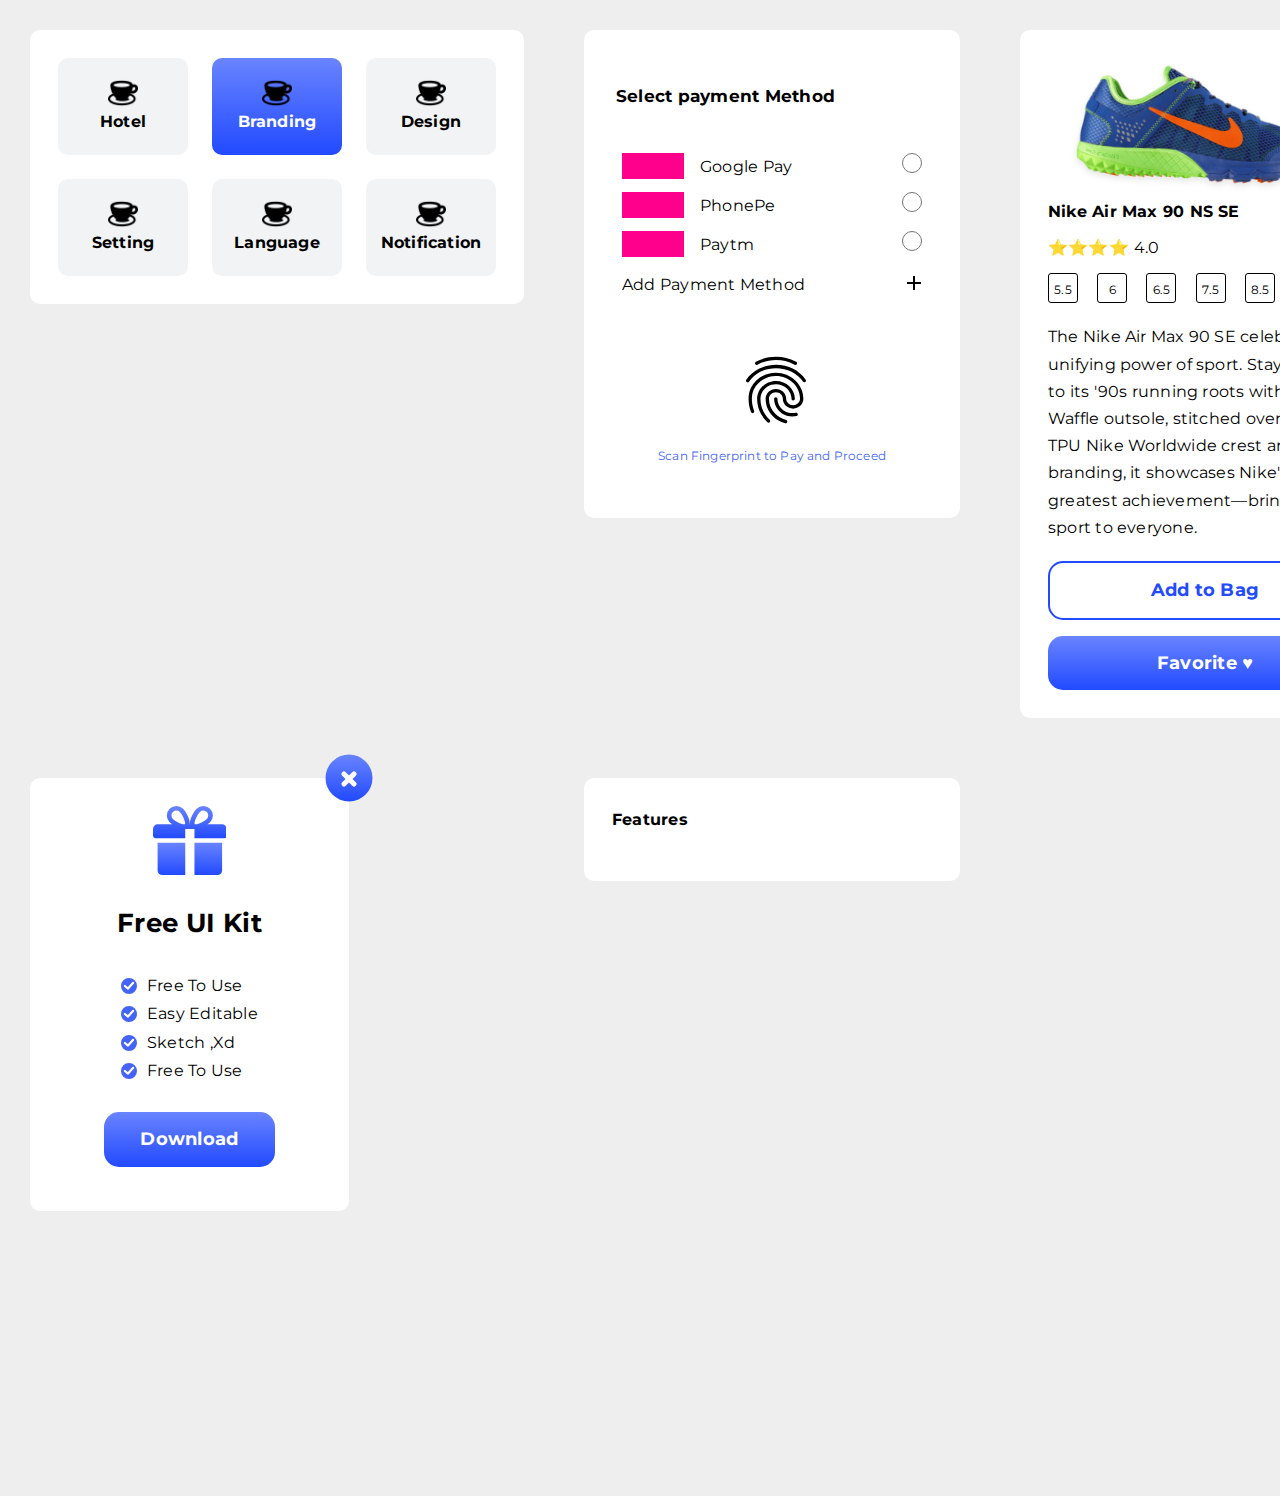
<file: Blue UI Kit/index.html>
<!DOCTYPE html>
<html lang="en">
<head>
  <meta charset="UTF-8">
  <meta name="viewport" content="width=device-width, initial-scale=1.0">
  <link href="https://fonts.googleapis.com/css2?family=Montserrat:wght@300;400;500;600&display=swap" rel="stylesheet">  
  <link rel="stylesheet" href="style.css">
  <title>Blue UI Kit</title>
</head>
<body>
  <div class="container">

    <nav class="card menu-card">
      <ul>
        <li >
          <a href="" id="hotel">
            <div class="menu-icon"></div>
            <span>hotel</span>
          </a>  
        </li>
        <li>
          <a href="" id="branding" class="now-menu">
            <div class="menu-icon"></div>
            <span>branding</span>
          </a>  
        </li>
        <li>
          <a href="" id="design">
            <div class="menu-icon"></div>
            <span>design</span>
          </a>  
        </li>
        <li>
          <a href="" id="setting">
            <div class="menu-icon"></div>
            <span>setting</span>
          </a>  
        </li>
        <li>
          <a href="" id="language">
            <div class="menu-icon"></div>
            <span>language</span>
          </a>  
        </li>
        <li>
          <a href="" id="notification">
            <div class="menu-icon"></div>
            <span>notification</span>
          </a>  
        </li>
      </ul>
    </nav>

    <div class="card payment">
      <h1>Select payment Method</h1>
      <form action="" id="paymentMethodForm">
        <label for="googlepay" class="form-item">
          <span>Google Pay</span>
          <input type="radio" name="payment" id="googlepay">
        </label>

        <label for="phonepe" class="form-item">
          <span>PhonePe</span>
          <input type="radio" name="payment" id="phonepe">
        </label>

        <label for="paytm" class="form-item">
          <span>Paytm</span>
          <input type="radio" name="payment" id="paytm">
        </label>

        <label for="addPaymentMethod" class="addPaymentMethod">
          <span>Add Payment Method</span>
          <button type="button" aria-label="add pay method button" id="btn-addPaymentMethod"></button>
        </label>
      </form>

      <p>
        Scan Fingerprint to Pay and Proceed
      </p>

    </div>

    <div class="card product-detail">
      <div class="product-img"></div>
      <h1>Nike Air Max 90 NS SE</h1>
      <div class="score-area" aria-label="consumer score">
        <em aria-label="score" class="score">4.0</em>
      </div>
      <form action="" id="choose-size" class="card-header">
        <ul>
          <li class="remove-radio-style blue-radio">
            <input type="radio" name="size" id="size-55">
            <label for="size-55">5.5</label>
          </li>

          <li class="remove-radio-style blue-radio">
            <input type="radio" name="size" id="size-6">
            <label for="size-6">6</label>
          </li>

          <li class="remove-radio-style blue-radio">
            <input type="radio" name="size" id="size-65">
            <label for="size-65" >6.5</label>
          </li>

          <li class="remove-radio-style blue-radio">
            <input type="radio" name="size" id="size-75">
            <label for="size-75" >7.5</label>
          </li>

          <li class="remove-radio-style blue-radio">
            <input type="radio" name="size" id="size-85">
            <label for="size-85" >8.5</label>
          </li>

        </ul>
      </form>
      <div class="card-content">
        <p>
          The Nike Air Max 90 SE celebrates the unifying power of sport. 
          Staying true to its '90s running roots with a rubber Waffle outsole, 
          stitched overlays and TPU  Nike Worldwide crest and branding, 
          it showcases Nike's greatest achievement—bringing sport to everyone.
        </p>
      </div>
      <div class="card-footer">
        <button class="btn btn-line">Add to Bag</button>
        <button class="btn btn-fill">Favorite ♥</button>
      </div>
    </div>

    <div class="card gift-card">
      <h1>Free UI Kit</h1>
      <button type="button" class="btn btn-fill btn-close"></button>
      <div class="card-content">
        <ul class="gift-content">
          <li>Free To Use</li>
          <li>Easy Editable</li>
          <li>Sketch ,Xd</li>
          <li>Free To Use</li>
        </ul>
      </div>
      <div class="card-footer">
        <button type="button" class="btn btn-fill btn-download">
          Download
        </button>
      </div>
      
    </div>

    <div class="card">
      <h1>Features</h1>
      <div class="category-area">
      </div>
      <div class="card-content">

      </div>
    </div>

  </div>
</body>
</html>
</file>
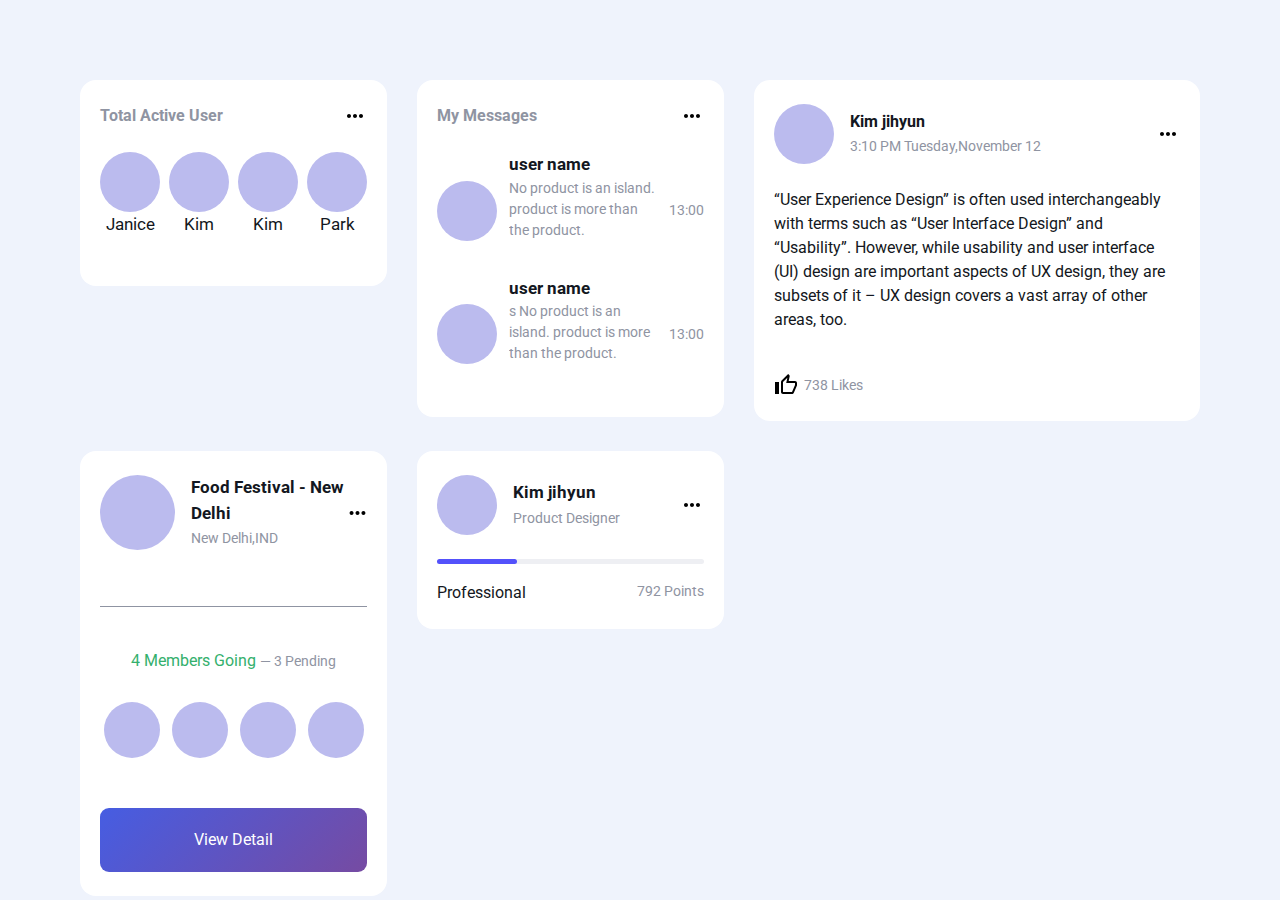
<file: Card UI Kit/index.html>
<!DOCTYPE html>
<html lang="en">
<head>
  <meta charset="UTF-8">
  <meta name="viewport" content="width=device-width, initial-scale=1.0">
  <link href="https://fonts.googleapis.com/css2?family=Roboto:wght@100;300;400;500;700&display=swap" rel="stylesheet">
  <link rel="stylesheet" href="style.css">
  <title>Card UI Kit</title>
</head>
<body>
  <div class="container">
    
    <div class="card total-active-users">
        <div class="card-header">
          <h1>Total Active User</h1>
          <button type="button" class="btn set-btn"></button>
        </div>
        
        <ul class="card-content">
    
          <li class="card-user">
            <div class="user-profile"></div>
            <span class="user-name">Janice</span>
          </li>
          
          <li class="card-user">
            <div class="user-profile"></div>
            <span class="user-name">Kim</span>
          </li>
          
          
          <li class="card-user">
            <div class="user-profile"></div>
            <span class="user-name">Kim</span>
          </li>
          
          <li class="card-user">
            <div class="user-profile"></div>
            <span class="user-name">Park</span>
          </li>
        </ul>
    </div> <!-- Total Active Users -->
    
    <div class="card message-list">
        <div class="card-header">
          <h1>My Messages</h1>
          <button type="button" class="btn set-btn"></button>
        </div>
        <div class="card-content">
          <ul>
    
            <li class="message-list-item">
              <div class="user-profile"></div>
              <div class="message-list-content">
                <h3 class="user-name">user name</h3>
                <P class="message-list-text">
                  No product is an island. product is more than the product.
                </P>
              </div>
              <span class="message-time additional-text">13:00</span>
            </li>
    
            <li class="message-list-item">
              <div class="user-profile"></div>
              <div class="message-list-content">
                <h3 class="user-name">user name</h3>
                <P class="message-list-text">s
                  No product is an island. product is more than the product.
                </P>
              </div>
              <span class="message-time additional-text">13:00</span>
            </li>
    
          </ul>
        </div>
    </div> <!-- message-list -->
    
    <div class="card sns-box">
        <div class="card-header">
          <div class="user-profile"></div>
          <div class="card-header-info">
            <h1 class="user-name">Kim jihyun</h1>
            <span class="sns-time additional-text">3:10 PM Tuesday,November 12</span>
          </div>
          <button type="button" class="btn set-btn"></button>
        </div>

        <div class="card-content">
          <p>
            “User Experience Design” is often used interchangeably with terms 
            such as “User Interface Design” and “Usability”. However, while 
            usability and user interface (UI) design are important aspects 
            of UX design, they are subsets of it – UX design covers a vast 
            array of other areas, too. </br></br>
          </p>
        </div>

        <div class="card-footer">
          <button type="button" class="btn like-btn"></button>
          <span class="like-count additional-text">
              738 Likes
          </span>
        </div>
    </div> <!-- sns-box -->
    
    <div class="card sns-recommend">
        <div class="card-header">
          <div class="user-profile"></div>
          <div class="card-header-info">
            <h1 class="user-name">Food Festival - New Delhi</h1>
            <span class="additional-text">New Delhi,IND</span>
          </div>
          <button type="button" class="btn set-btn">

          </button>
        </div>

        <div class="card-content">
            <p>
              <span class="recommend-num">
                4 Members Going
              </span>
              <span class="recommend-pending additional-text">
                — 3 Pending
              </span>
            </p>
            <div class="recommend-members">
              <div class="user-profile"></div>
              <div class="user-profile"></div>
              <div class="user-profile"></div>
              <div class="user-profile"></div>
            </div>
            
            <a href="#"  class="btn btn-detail">
              View Detail
            </a>
          </div>
    </div> <!-- sns-recommend -->
  
    <div class="card profile">
        <div class="card-header">
          <div class="user-profile"></div>
          <div class="card-header-info">
            <h1 class="user-name">Kim jihyun</h1>
            <span class="user-job additional-text">Product Designer</span>
          </div>
          <button type="button" class="btn set-btn"></button>
        </div>
    
        <div class="card-content">
          <div class="progress"></div>
          <span class="user-level">Professional</span>
          <span class="user-points additional-text">792 Points</span>
        </div>
      
    </div> <!-- profile -->
    
  </div>
</body>
</html>
</file>
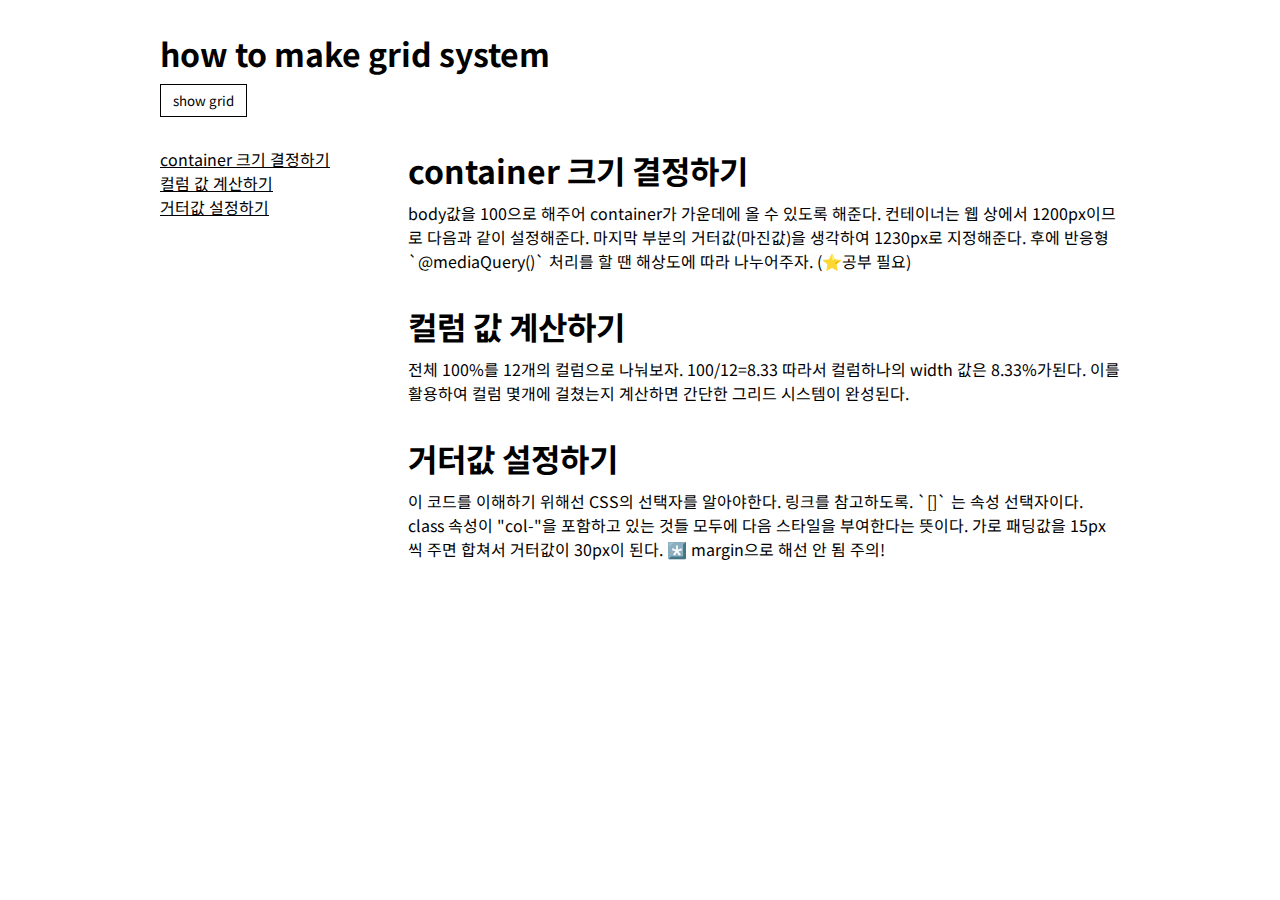
<file: Web Grid/index.html>
<!DOCTYPE html>
<html lang="en">
<head>
  <meta charset="UTF-8">
  <meta name="viewport" content="width=device-width, initial-scale=1.0">
  <link rel="stylesheet" href="style.css">
  <link rel="stylesheet" href="grid-system.css">
  <title>Grid System</title>
</head>
<body>
  <div class="container">
    <div class="grid-area"></div>
    <header class="col-12 col-m-6">
      <h1>how to make grid system</h1>
      <button id="grid-btn" class="no-grid" type="button">show grid</button>
    </header>
    <div class="content row">
      <nav class="col-3 col-m-2">
        <ul>
          <li>container 크기 결정하기</li>
          <li>컬럼 값 계산하기</li>
          <li>거터값 설정하기</li>
        </ul>
      </nav>

      <main class="col-9 col-m-4">
        <section>
          <h1>container 크기 결정하기</h1>
          <p>
            body값을 100으로 해주어 container가 가운데에 올 수 있도록 해준다. 컨테이너는 웹 상에서 1200px이므로 다음과 같이 설정해준다. 마지막 부분의 거터값(마진값)을 생각하여 1230px로 지정해준다. 후에 반응형 `@mediaQuery()` 처리를 할 땐 해상도에 따라 나누어주자. (⭐공부 필요)
          </p>
        </section>
  
        <section>
          <h1>컬럼 값 계산하기</h1>
          <p>
            전체 100%를 12개의 컬럼으로 나눠보자. 100/12=8.33 따라서 컬럼하나의 width 값은 8.33%가된다.

이를 활용하여 컬럼 몇개에 걸쳤는지 계산하면 간단한 그리드 시스템이 완성된다.
          </p>
        </section>
  
        <section>
          <h1>거터값 설정하기</h1>
          <p>
            이 코드를 이해하기 위해선 CSS의 선택자를 알아야한다. 링크를 참고하도록.
            `[]` 는 속성 선택자이다. class 속성이 "col-"을 포함하고 있는 것들 모두에 다음 스타일을 부여한다는 뜻이다. 가로 패딩값을 15px씩 주면 합쳐서 거터값이 30px이 된다.
            *️⃣ margin으로 해선 안 됨 주의!
          </p>
          </div>
        </section>
      </main>

      
    </div>

  </div>


  <script src="https://cdnjs.cloudflare.com/ajax/libs/jquery/3.5.1/jquery.min.js"></script>
  <script src="grid-btn.js"></script>

</body>
</html>
</file>
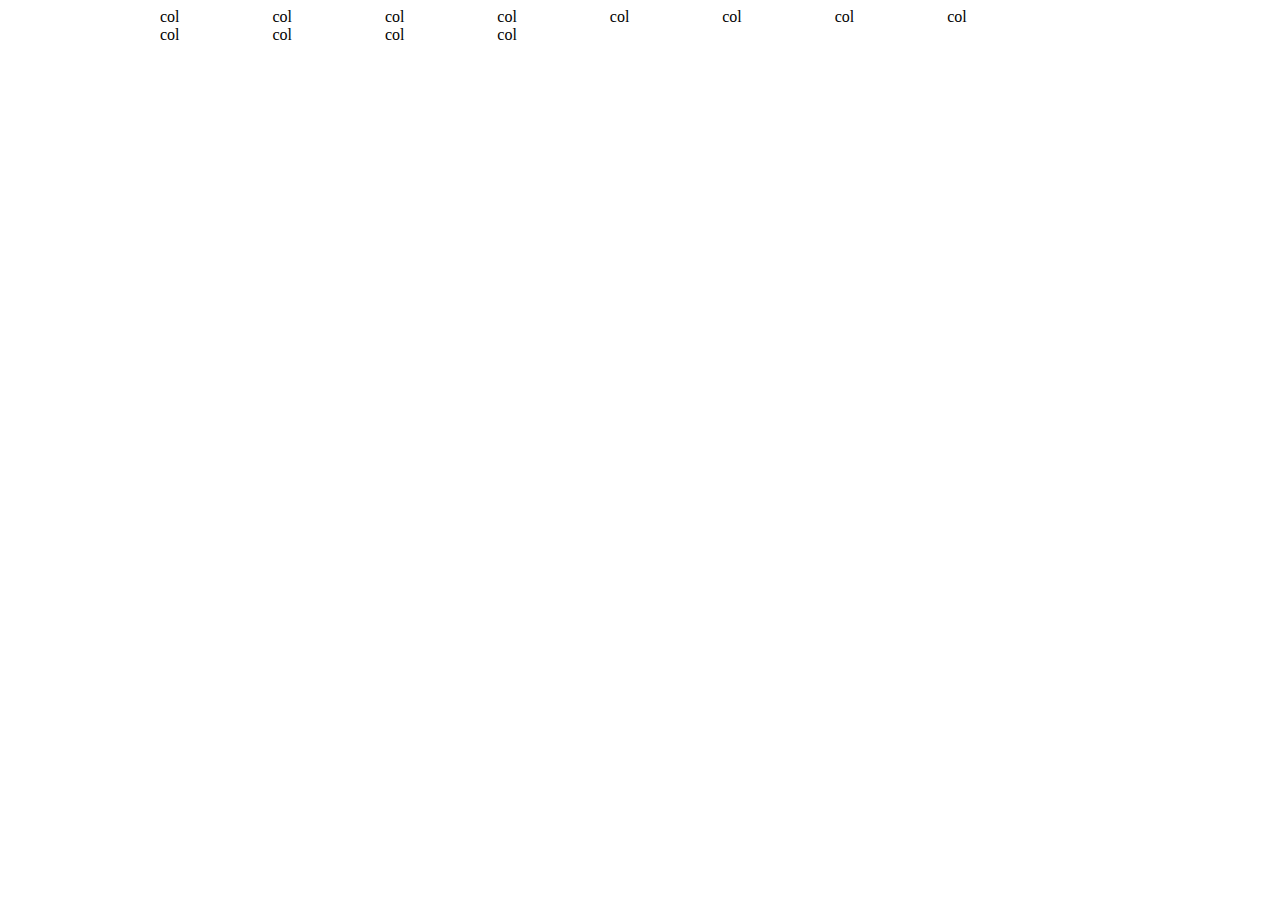
<file: Web Grid/test.html>
<!DOCTYPE html>
<html lang="en">
<head>
  <meta charset="UTF-8">
  <meta name="viewport" content="width=device-width, initial-scale=1.0">
  <link rel="stylesheet" href="grid-system.css">
  <title>Document</title>
</head>
<body>
  <div class="container">
    <div class="col-1">col</div>
    <div class="col-1">col</div>
    <div class="col-1">col</div>
    <div class="col-1">col</div>
    <div class="col-1">col</div>
    <div class="col-1">col</div>
    <div class="col-1">col</div>
    <div class="col-1">col</div>
    <div class="col-1">col</div>
    <div class="col-1">col</div>
    <div class="col-1">col</div>
    <div class="col-1">col</div>
  </div>
</body>
</html>
</file>
<file: Blue UI Kit/style.css>
/* 
  Gra     #6984FF - #224AFF
  Blue    #4364F7
  Dark    #000000
*/

/* default style */
* {
  margin: 0;
  padding: 0;
  box-sizing: border-box;
  font-family: 'Montserrat', sans-serif;
  font-size: 16px;
  letter-spacing: 0.014em;
  line-height: 170%;
}
*::selection {
  background-color: #4364F7;
  color: #fff;
}

body {
  background-color: #eeeeee;
  /* display: flex; */
  width: 100%;
  /* flex-direction: column;
  justify-content: center;
  align-items: center; */
}

li {
  list-style: none;
}

a {
  text-decoration: none;
}

a:visited {
  color: #000
}

button {
  background: none;
  border: none;
  outline: none
}

/* remove radio style */
.remove-radio-style>input{
  visibility:hidden;
  width: 0;
  height: 0;
  position: absolute;
  left: -9999px;
}

.remove-radio-style>label{
  cursor: pointer;
}

.blue-radio>label{
  display: block;
  font-size: 12px;
  line-height: 15.2px;
  width: 30px;
  height: 30px;
  padding : 7.4px 0 ;
  text-align: center;
  border: 1.3px solid #000;
  border-radius: 3px;
  font-weight: medium;
}

.remove-radio-style>input:checked + label{
  color: #fff;
  border: 0;
  background: rgb(105,132,255);
  background: linear-gradient(180deg, rgba(105,132,255,1) 0%, rgba(34,74,255,1) 100%);
}

.card {
  border-radius: 10px;
  padding: 28px;
  background-color: #fff;
  margin : 30px;
  height: fit-content;
}

h1 ~ .card-content {
  margin-top: 20px;
}
.card-content ~ .card-footer{
  margin-top: 20px;
}

.btn {
  border-radius: 15px;
  padding: 12px 36px ;
  font-weight: bold;
  width: 100%;
  font-size: 18px;
  cursor: pointer;
}

.btn-line {
  border: 2px solid #224AFF;
  color: #224AFF;
}

.btn-fill {
  color: #fff;
  background: rgb(105,132,255);
  background: linear-gradient(180deg, rgba(105,132,255,1) 0%, rgba(34,74,255,1) 100%);
}

.btn-round {
  border-radius: 200px;
}

.container {
  width: 100%;
  display: grid;
  grid-template-rows: repeat(2, 1fr) ;
  grid-template-columns: repeat(3, 1fr);
}


/* nike details */
.product-detail {
  width: 370px;
}

.product-img {
  width: 100%;
  height: 140px;
  background-image: url(./public/produt-img/running_shoes_PNG5800.png);
  background-repeat: no-repeat;
  background-position-x: center;
  background-position-y: center;
}

.product-detail h1 {
  margin-bottom: 9px;
}

.score-area {
  margin-bottom: 12px;
}

.score {
  font-style: normal;
}

.score::before {
  display: block;
  content: '⭐⭐⭐⭐';
  width: fit-content;
  height: auto;
  float: left;
  margin-right: 5px;
}

#choose-size {
  margin-bottom: 12px;
}

#choose-size li{
  display: inline-block;
  margin-right: 15px;
}

.card-footer > button:first-child{
  margin-bottom: 16px;
}


/* shoes cart big */

/* menu card */
.menu-card {
  width: fit-content;
  font-weight: bold;
}

.menu-card ul {
  display: grid;
  grid-template-rows: repeat(2, 1fr) ;
  grid-template-columns: repeat(3, 130px);
  grid-gap: 24px;
  text-transform: capitalize;
}

.menu-card li a {
  width: 100%;
  background-color: #F1F3F5;
  border-radius: 10px;
  padding: 20px;
  display: flex;
  flex-direction: column;
  align-items: center;
  font-size: 16px;
}

.menu-card .menu-icon{
  display: block;
  width: 30px;
  height: 30px;
  background-image: url(./public/icon/cup.png);
  background-size: cover;
  background-position: 50% 50%;
}

.menu-card .now-menu {
  color: #fff;
  background: rgb(105,132,255);
  background: linear-gradient(180deg, rgba(105,132,255,1) 0%, rgba(34,74,255,1) 100%);
}

/* payment */
.payment {
  width: 376px;
  padding: 52px 32px;
}

.payment h1 {
  font-size: 17px;
  margin-bottom: 36px;
}

#paymentMethodForm {
  width: 100%;
  display: flex;
  flex-direction: column;
  margin-bottom: 46px;
}

.form-item {
  cursor: pointer;
  padding: 6px;
}

.form-item input {
  float: right;
  width: 20px;
  height: 20px;
}

.form-item span::before {
  display: block;
  float: left;
  content: '';
  width: 62px;
  height: 26px;
  background-color: #ff008c;
  margin-right: 16px;
}

.addPaymentMethod {
  cursor: pointer;
  padding: 6px;
}

.addPaymentMethod span{
  float: left;
}

#btn-addPaymentMethod {
  float: right;
  width: 20px;
  height: 20px;
  background-image: url(./public/icon/add-24px.svg);
}

.payment p {
  display: flex;
  flex-direction: column;
  align-items: center;
  font-size: 12px;
  color: #4364F7;
}

.payment p::before{
  display: block;
  content: '';
  width: 72px;
  height: 80px;
  background-image: url(./public/icon/fingerprint-black-36dp.svg);
  background-size: cover;
  margin-bottom: 16px;
}


/* gitt card */
.gift-card {
  position: relative;
  width: 319px;
  display: flex;
  flex-direction: column;
  align-items: center;
}

.btn-close{
  width: 47px;
  height: 47px;
  padding: 12px;
  border-radius: 100px;
}

.btn-close::after {
  display: block;
  content: url(./public/icon/close-icon.svg);
}

.gift-card .btn-close {
  position: absolute;
  top: 0;
  right: 0;
  transform: translate(50%, -50%);
}

.gift-card h1 {
  font-size: 26px;
  display: flex;
  flex-direction: column;
  align-items: center;
}

.gift-card h1::before {
  display: block;
  width: 73px;
  height: 69px;
  content: '';
  background-image: url(./public/icon/gift.svg);
  background-size: cover;
  margin-bottom: 26px;
}

.gift-content li {
  line-height: 1em;
  margin: 12.5px;
}

.gift-content li::before {
  display: inline-block;
  content: '';
  width: 1em;
  height: 1em;
  background-image: url(./public/icon/list-icon.svg);
  background-size: contain;
  background-repeat:no-repeat;
  margin-right: 10px;
  float: left;
}
</file>
<file: Card UI Kit/style.css>
/*
  Background      #EFF3FC
  Gray Color      #8F94A2
  Light purple    #CED3FF
  Text-Black      #131721
*/

* {
  font-family: 'Roboto', sans-serif;
  box-sizing : border-box;
  margin : 0;
  padding : 0;
  line-height: 1.5;
}

body {
  padding: 80px;
  height: 100vh;
  background-color : #EFF3FC;
  color: #131721;
  display: flex;
  flex-direction: row;
  flex-wrap: nowrap;
  justify-content: center;
  /* align-items: center; */

}

.container {
  display: grid;
  grid-template-columns: repeat(3, 1fr);
  grid-template-rows: max-content;
  grid-gap: 30px;
}

.grid-item { 
  width: 1fr; 
}

button {
  background: none;
  border: none;
}
 
/* Default */

.additional-text {
  color: #8F94A2;
  font-size: 14px;
}

.btn {
  background-repeat: no-repeat;
  background-size: cover;
  background-position: center;
}

.btn:focus{
  outline: none;
}

.set-btn {
  width: 24px;
  height: 24px;
  background-image: url('./res/more_horiz-black-18dp.svg');
}

.like-btn {
  width: 24px;
  height: 24px;
  background-image: url('./res/thumb_up_alt-24px.svg');
  margin-right: 6px;
}

.like-btn:hover {
  background-image: url('./res/thumb_up_alt-24px-solid.svg');
}

.card {
  min-width: 300px;
  max-width : 446px;
  height: fit-content;
  background-color : #fff;
  border-radius : 16px;
  padding : 24px 20px;

}

.card-header {
  display: flex;
  flex-direction: row;
  justify-content : space-between;
  align-items: center;
  margin-bottom: 24px;
}

.card-header > h1 {
  display: block;
  font-size : 16px;
  color : #8F94A2;
}

.card-header-info {
  flex-grow: 1;
  margin-left: 16px;
}
  
.card-content ul {
  list-style-type: none;
}

.user-name {
  display : block ;
  font-size:17px;
  color:#131721;
}
  
.user-profile {
  flex : none;
  width : 60px;
  height : 60px;
  border-radius : 50%;
  /*margin-bottom: 17px;*/
  background-color : #bbbbee;
  background-image : url('https://images.unsplash.com/photo-1438761681033-6461ffad8d80?ixlib=rb-1.2.1&ixid=eyJhcHBfaWQiOjEyMDd9&auto=format&fit=crop&w=1950&q=80');
  background-size : cover;
  background-position : center;
}

.card-footer {
  display: flex;
  align-items: center;
}

/* total-active-users */
.total-active-users {
  max-width: 400px;
}

.total-active-users > .card-content {
  display : flex;
  flex-wrap: nowrap; 
  justify-content : space-between;
}

.total-active-users, .card-user:nth-child(3n) {
  margin : 0;
  margin-bottom: 24px;
}
    
.total-active-users, .card-user {
  /* margin-right : 56px; */
  height: max-content;
  display : flex;
  flex-direction : column;
  justify-content : center;
}

.total-active-users, .user-profile {
  text-align : center;
}

/* message list */
.message-list {
  max-width: 400px;
}

.message-list-item {
  display: flex;
  align-items: center;
  flex-direction: row;
  margin-bottom: 6px;
}

.message-list-item:last-child {
  margin-bottom : 0;
}

.message-list-content {
  margin : 0 12px;
}

.message-list-text {
  /* 텍스트 넘김 처리 */
  color: #8F94A2;
  font-size: 14px;
  overflow: hidden;
  text-overflow: ellipsis;
}

.message-time {

}

/* my profile */

/* sns box */
.sns-box {
  width: 446px;
}

.sns-box.card-header {

}

.sns-box .card-content p {
  margin-bottom: 17px;
}

.sns-box .user-name {
  font-size: 16px;
}

/* sns-recommend */
.sns-recommend {

}

.sns-recommend .card-header {
  margin-bottom: 55px;
}

.sns-recommend .card-header .user-profile{
  width: 75px;
  height: 75px;
}

.sns-recommend .card-content::before {
  content: '';
  display: block;
  width: 100%;
  height: 1px;
  border-bottom: 1px solid #8F94A2;
  margin-bottom: 42px;
}

.sns-recommend .card-content{
  display: flex;
  flex-direction: column;
  align-items : center;
}

.card-content p {
  margin-bottom: 29px;
}

.recommend-num{
  color: #34B06D;
}

.recommend-pending {
  
}

.recommend-members {
  display: flex;
  align-items: center;
  margin-bottom: 50px;
}

.recommend-members .user-profile {
  width: 56px;
  height: 56px;
  margin-right: 12px;
}

.recommend-members .user-profile:last-child {
  margin-right: 0;
}

.btn-detail {
  display: block;
  width: 100%;
  padding: 20px;
  text-align: center;
  background: rgb(70,93,226);
  background: linear-gradient(135deg, rgba(70,93,226,1) 0%, rgba(118,75,162,1) 100%);
  border-radius: 9px;
  text-decoration: none;
  color: #FFF;
}

/* profile */

.user-job {
  
}

.progress {
  width: 100%;
  height: 5px;
  background-color: #EEEFF3;
  border-radius: 50px;
  margin-bottom: 17px;
}

.progress::after {
  content: '';
  display : block;
  z-index: 1;
  width: 30%;
  height: 5px;
  border-radius: 50px;
  background-color: #5351FB;
}

.user-points {
  float: right;
}
</file>
<file: Web Grid/style.css>
@import url('https://fonts.googleapis.com/css2?family=Noto+Sans+KR&display=swap');

* {
  box-sizing: border-box;
  margin: 0;
  padding: 0;
  font-family: 'Noto Sans KR', sans-serif;
}

li {
  list-style: none;
}
body {
  width: 100%;
}

header {
  margin-top: 30px;
}

nav {
  height: 100%;
}
nav ul {
  margin-top: 30px;
  text-decoration: underline;
}

h1 {
  width: fit-content;
  margin: 0;
  display: block;
  margin-bottom: 0.5rem;
}

button {
  background-color: none;
  outline: none;
  padding: 6px 12px;
  background: none;
  border: 1px solid #000000;
  color: #000;
}

/* Grid Button */

.no-grid {
  border: 1px solid #000000;
  color: #000;
}

.no-grid:hover{
  background-color: #000;
  color: #fff;
}

.show-grid {
  background-color: #000;
  color: #fff;
}
.show-grid:hover {
  background-color:rgba(255, 255, 255, 0);
  color: #000;
}

section {
  margin: 30px 0;
}
</file>
<file: Web Grid/grid-system.css>
.container {
  max-width: 990px;
  margin: 0 auto;
  position: relative;
}

.row:after {
  content: "";
  clear: both;
  display: block;
}

[class*="col-"] {
  float: left;
  padding: 0 15px;
}

/* For Extra Small Size */
[class*="col-"] {
  width: 100%;
}

@media screen and (min-width : 360px){
  /* For Mobile */
  .col-m-1 { width: 16.66%; }
  .col-m-2 { width: 33.33%; }
  .col-m-3 { width: 50%; }
  .col-m-4 { width: 66.66%; }
  .col-m-5 { width: 83.33%; }
  .col-m-6 { width: 100%; }
}

@media screen and (min-width : 780px) {
  /* For Tablet & PC */
  .col-1 { width: 8.33%; }
  .col-2 { width: 16.66%; }
  .col-3 { width: 25%; }
  .col-4 { width: 33.33%; }
  .col-5 { width: 41.66%; }
  .col-6 { width: 50%; }
  .col-7 { width: 58.33%; }
  .col-8 { width: 66.66%; }
  .col-9 { width: 75%; }
  .col-10 { width: 83.33%; }
  .col-11 { width: 91.66%; }
  .col-12 { width: 100%; }
}

/* 그리드 버튼을 눌렀을 때 */
.grid-area {
  z-index: -5;
  position: absolute;
  top: 0;
  width: 100%;
  height: 100%;
}

.grid-area [class*="col-"] {
  height: 100%;
  background-color: rgba(143, 188, 143, 0.356);
  background-clip: content-box;
}
</file>
